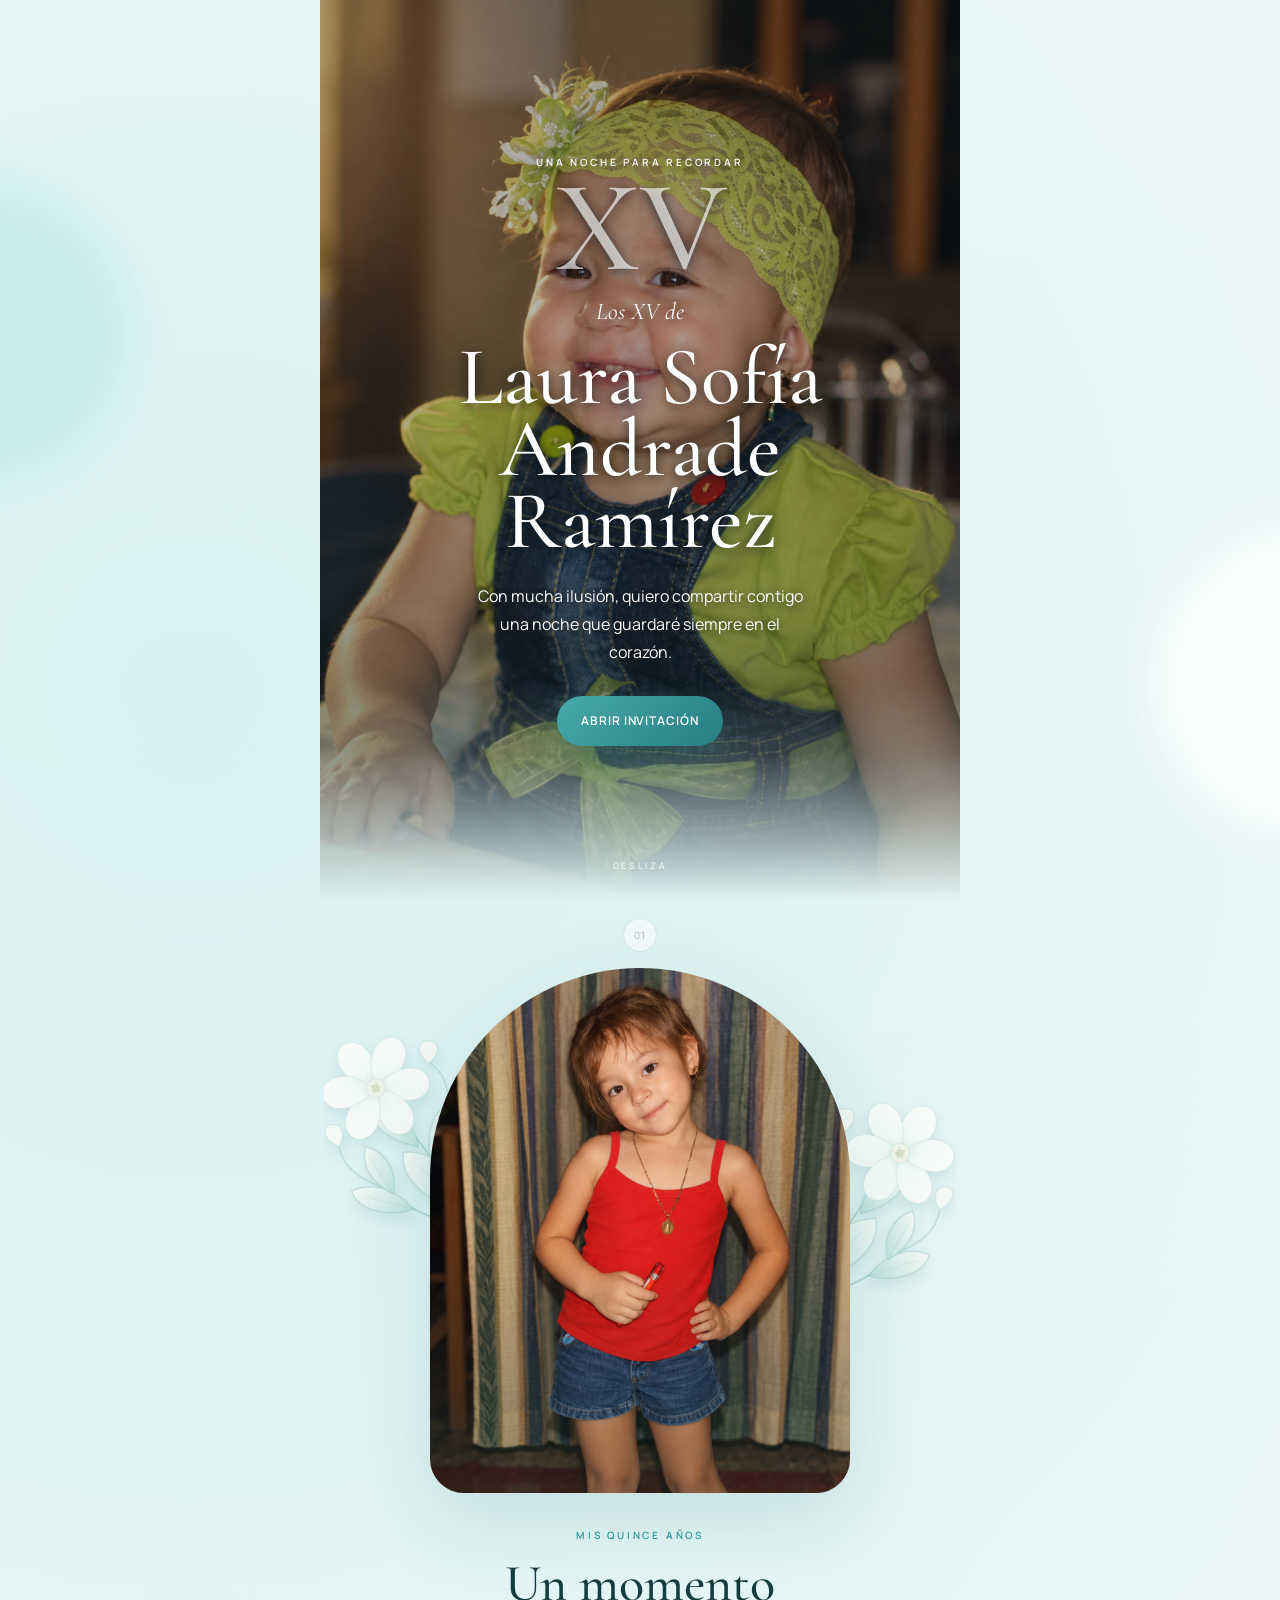
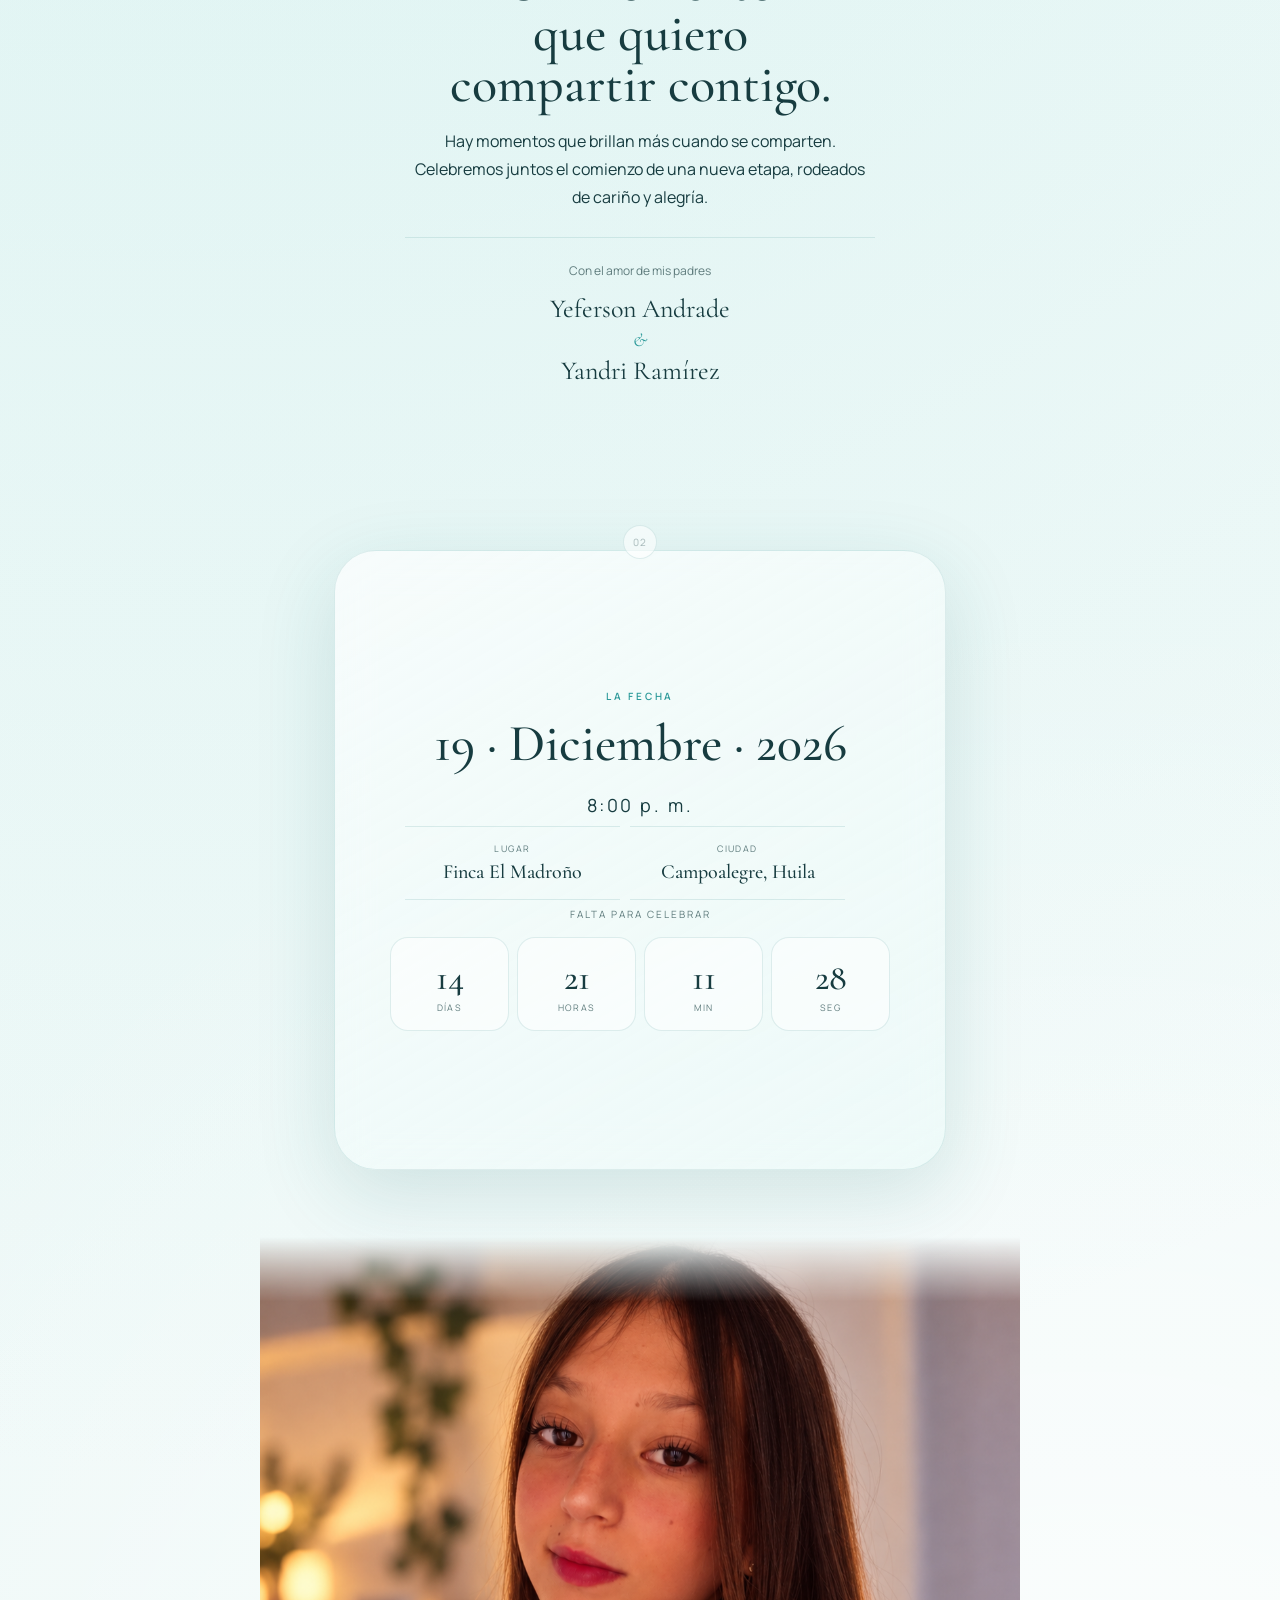
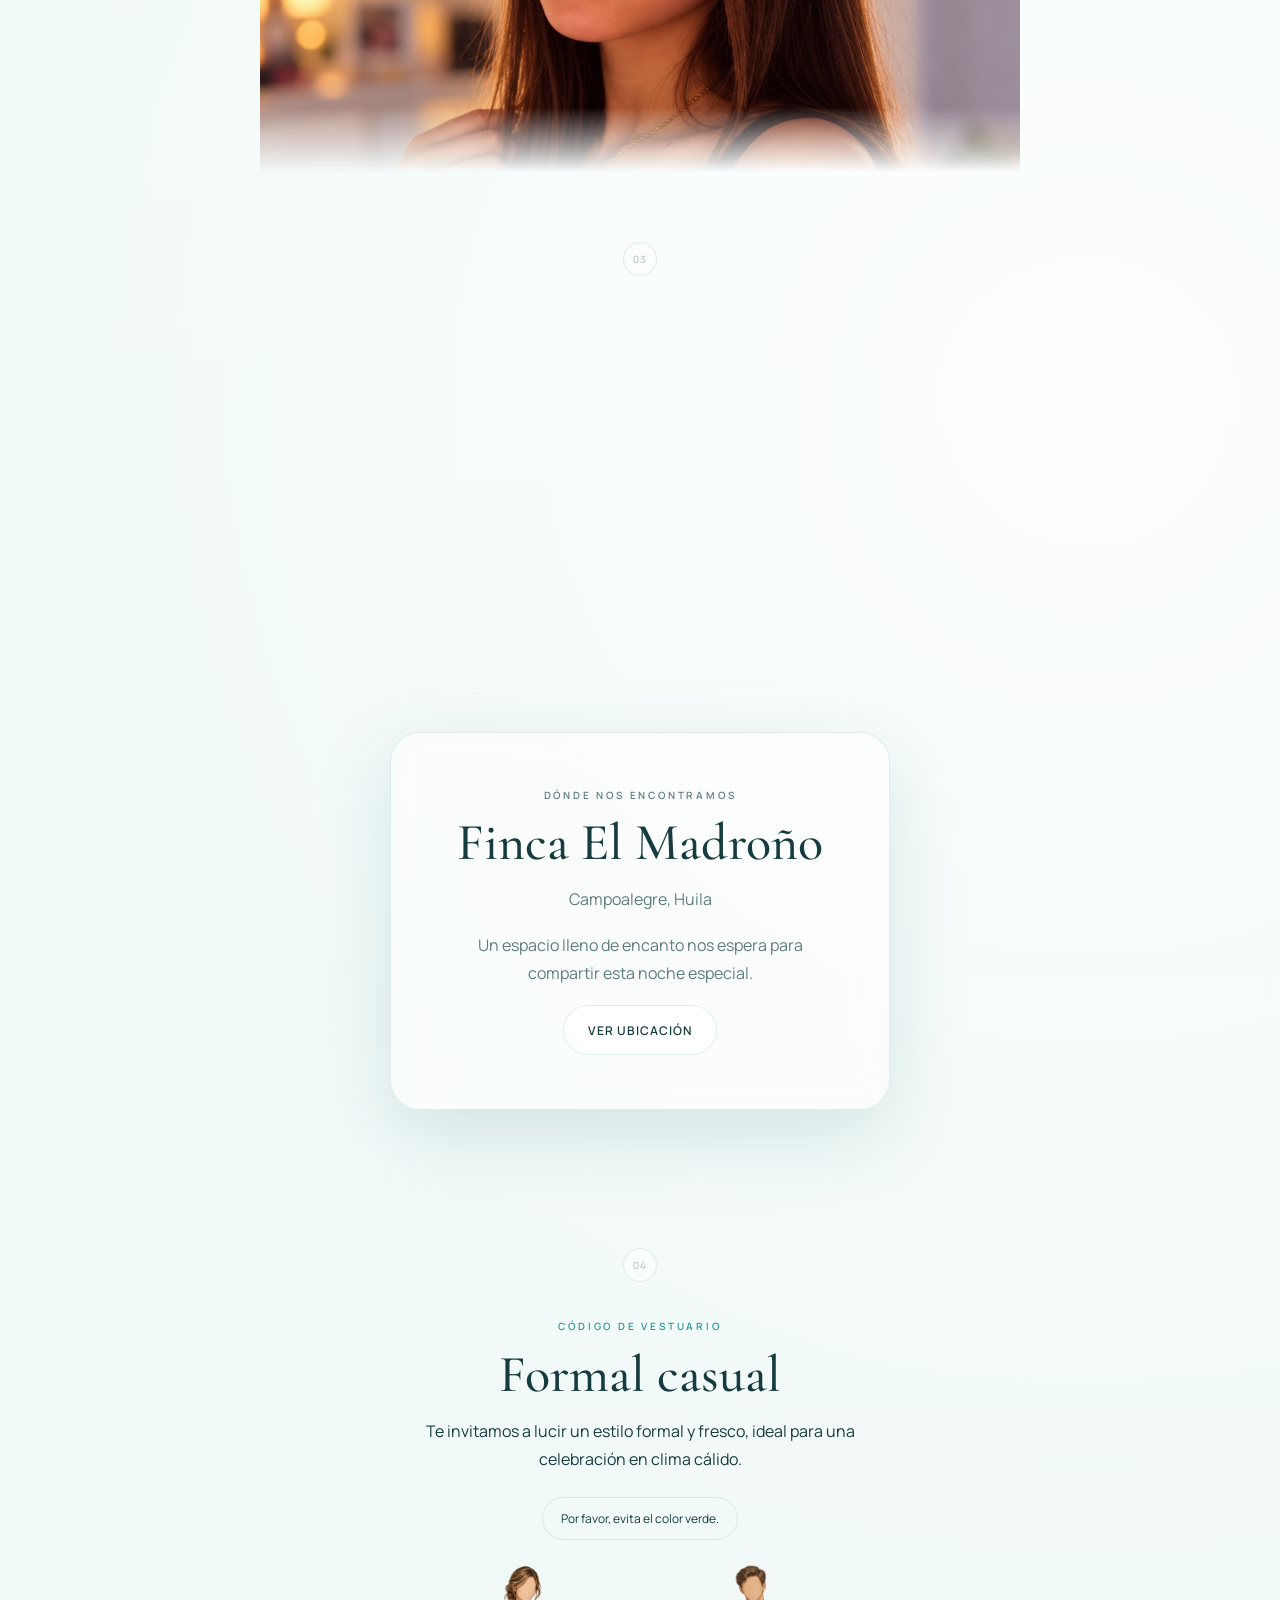
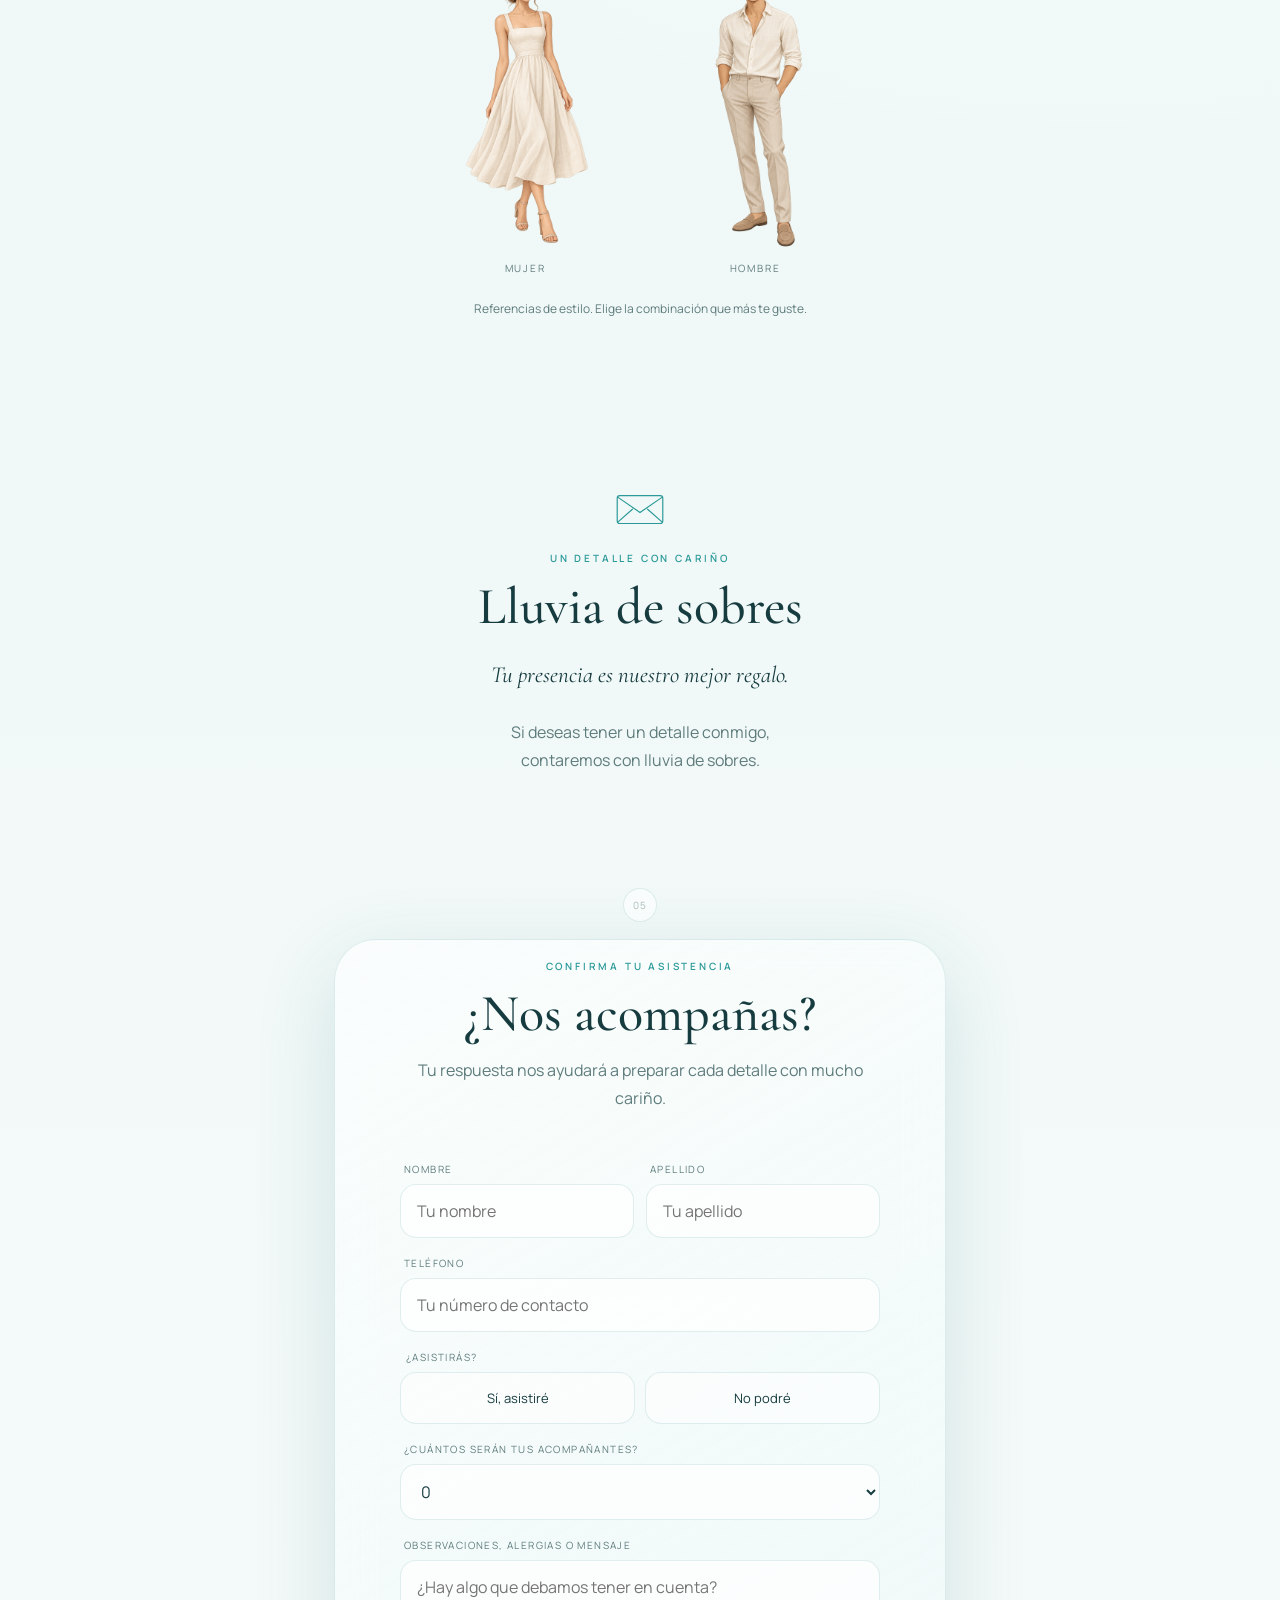
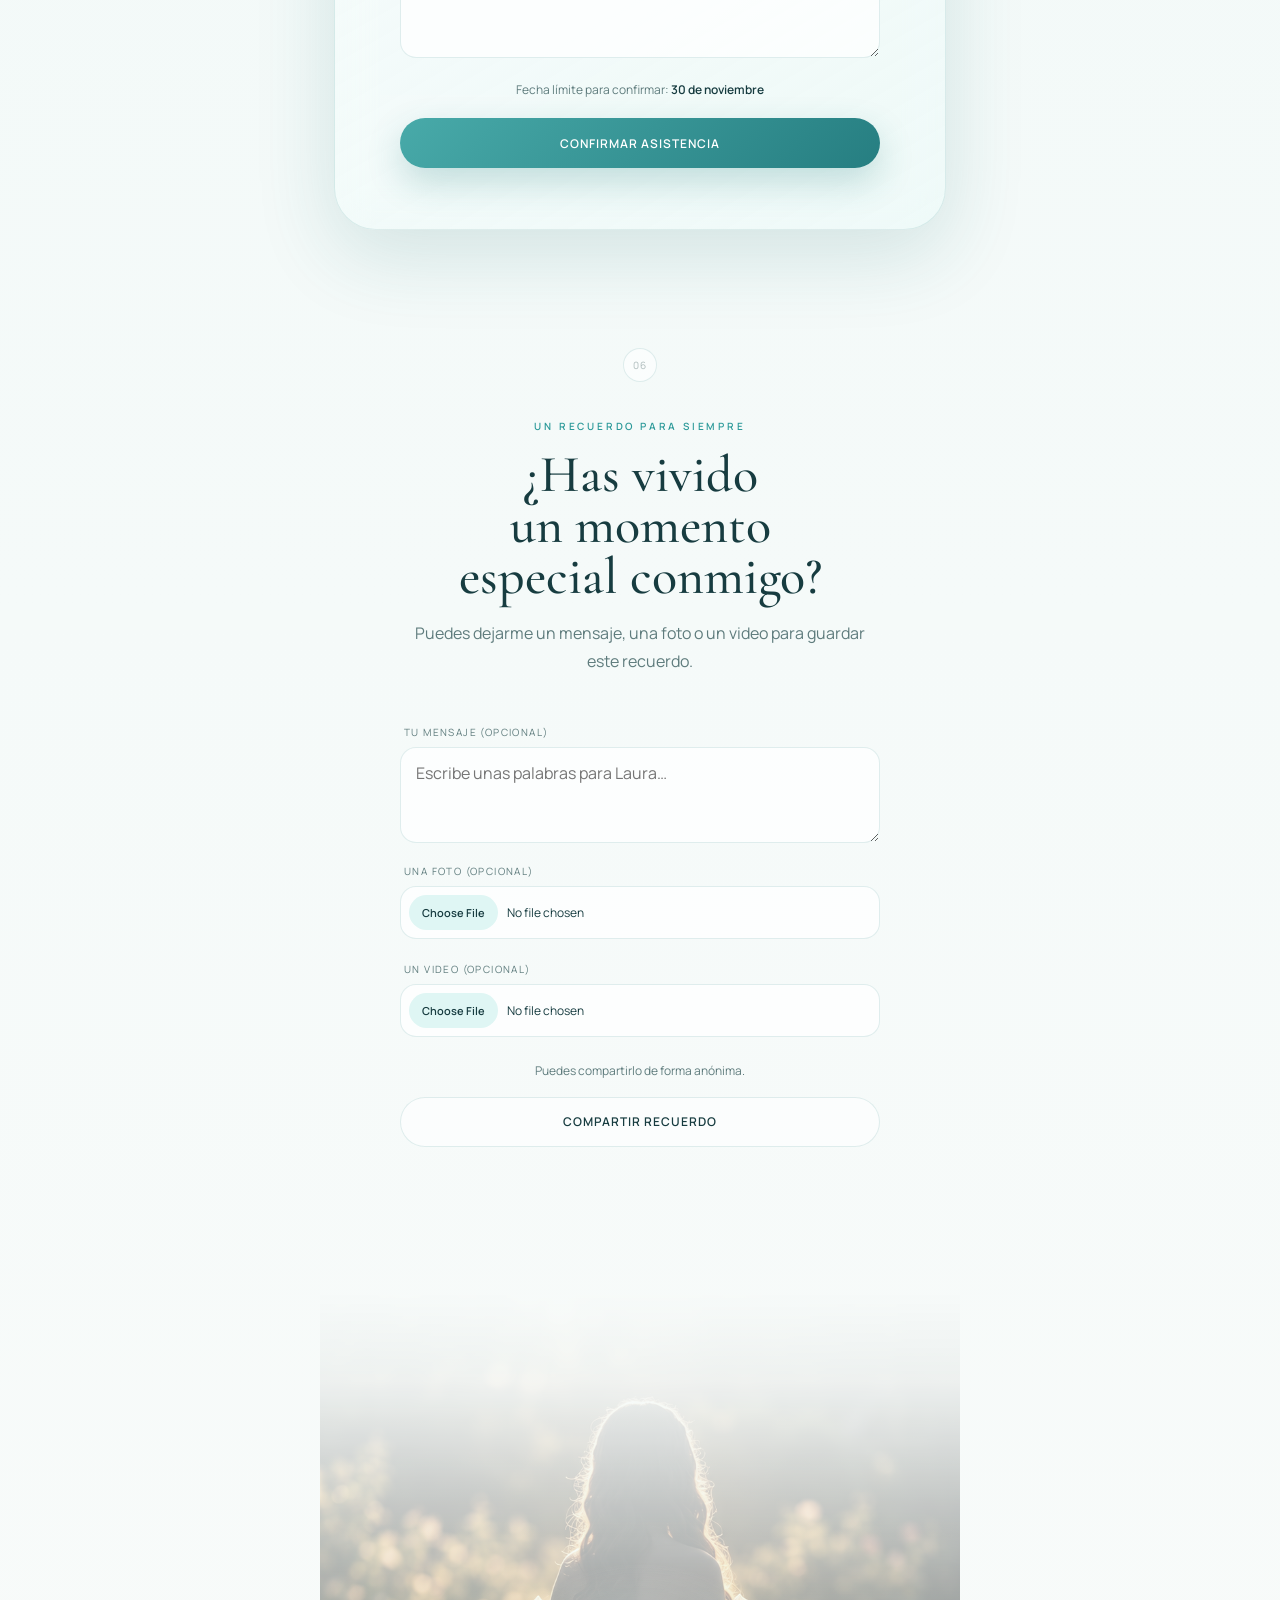
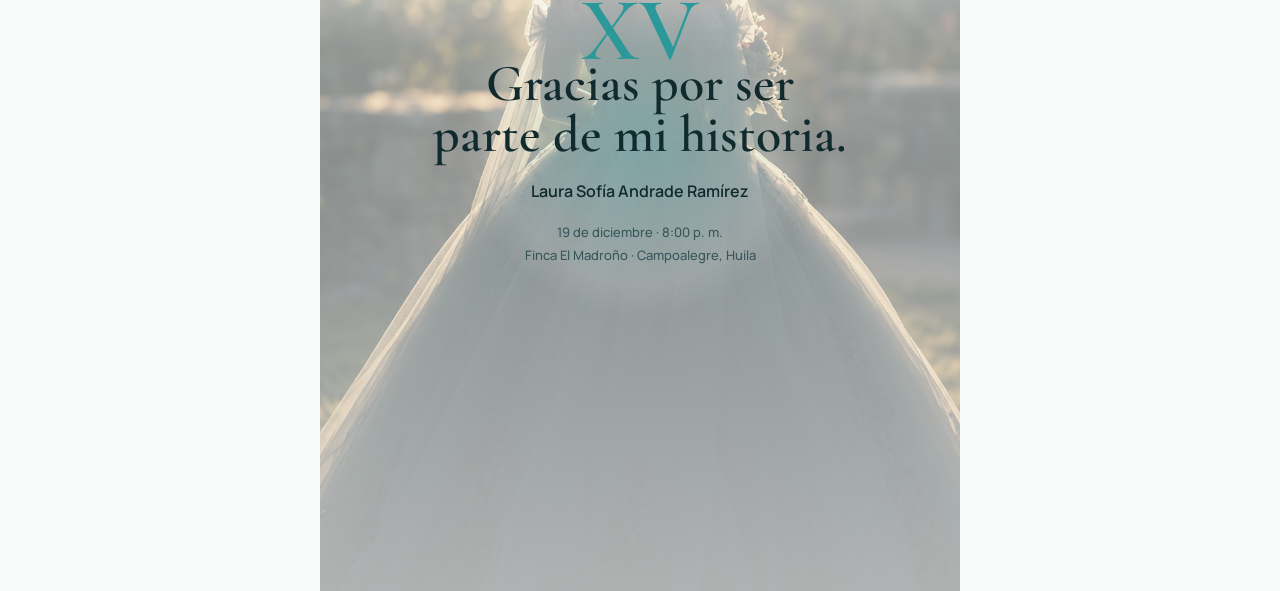
<file: index.html>
<!doctype html>
<html lang="es">
<head>
  <meta charset="UTF-8" />
  <meta name="viewport" content="width=device-width, initial-scale=1.0, viewport-fit=cover" />
  <meta name="theme-color" content="#effaf9" />
  <meta name="description" content="Laura Sofía Andrade Ramírez te invita a celebrar una noche inolvidable." />
  <title>Mis XV · Laura Sofía</title>
  <link rel="preconnect" href="https://fonts.googleapis.com">
  <link rel="preconnect" href="https://fonts.gstatic.com" crossorigin>
  <link href="https://fonts.googleapis.com/css2?family=Cormorant+Garamond:ital,wght@0,400;0,500;0,600;1,400&family=Manrope:wght@300;400;500;600&display=swap" rel="stylesheet">
  <link rel="stylesheet" href="styles.css" />
</head>
<body>
  <div class="ambient ambient-a" aria-hidden="true"></div>
  <div class="ambient ambient-b" aria-hidden="true"></div>

  <main>
    <section class="cover section section--full" id="inicio">
      <picture class="cover__photo">
        <img src="5.png" width="1122" height="1402" alt="Laura Sofía con su vestido de quinceañera" loading="eager" fetchpriority="high" decoding="async" />
      </picture>
      <div class="cover__content reveal">
        <p class="eyebrow">Una noche para recordar</p>
        <p class="roman">XV</p>
        <p class="cover__title">Los XV de</p>
        <h1 id="celebrant-name">Laura Sofía Andrade Ramírez</h1>
        <p class="cover__subtitle" id="personal-greeting">Con mucha ilusión, quiero compartir contigo una noche que guardaré siempre en el corazón.</p>
        <button class="button button--primary" id="open-invite" type="button">Abrir invitación</button>
      </div>
      <span class="scroll-cue" aria-hidden="true">Desliza</span>
    </section>

    <section class="portrait section" id="celebracion">
      <div class="section-number">01</div>
      <div class="portrait__scene reveal">
        <div class="portrait__botanicals" aria-hidden="true">
          <img class="portrait__botanical portrait__botanical--left" src="assets/portrait-botanical.svg" width="240" height="420" alt="" decoding="async" />
          <img class="portrait__botanical portrait__botanical--right" src="assets/portrait-botanical.svg" width="240" height="420" alt="" decoding="async" />
        </div>
        <div class="portrait__frame">
          <picture>
            <img src="3.png" width="1122" height="1402" alt="Retrato editorial de Laura Sofía con su vestido aqua" loading="lazy" decoding="async" />
          </picture>
          <div class="portrait__veil"></div>
        </div>
      </div>
      <div class="copy copy--center reveal">
        <p class="eyebrow">Mis quince años</p>
        <h2>Un momento que quiero compartir contigo.</h2>
        <p>Hay momentos que brillan más cuando se comparten. Celebremos juntos el comienzo de una nueva etapa, rodeados de cariño y alegría.</p>
        <div class="parents" aria-label="Mis padres">
          <p class="parents__intro">Con el amor de mis padres</p>
          <p class="parents__names"><span>Yeferson Andrade</span><span class="parents__and">&amp;</span><span>Yandri Ramírez</span></p>
        </div>
      </div>
    </section>

    <section class="date section section--glass" id="fecha">
      <div class="section-number">02</div>
      <div class="copy copy--center reveal">
        <p class="eyebrow">La fecha</p>
        <h2 id="date-title">19 · Diciembre · 2026</h2>
        <p class="big-time" id="event-time">8:00 p. m.</p>
        <div class="event-facts reveal" aria-label="Detalles del evento">
          <div><span>Lugar</span><strong id="event-venue">Finca El Madroño</strong></div>
          <div><span>Ciudad</span><strong id="event-city">Campoalegre, Huila</strong></div>
        </div>
        <p class="countdown-label">Falta para celebrar</p>
      </div>
      <div class="countdown reveal" aria-label="Cuenta regresiva">
        <div><strong id="cd-days">00</strong><span>Días</span></div>
        <div><strong id="cd-hours">00</strong><span>Horas</span></div>
        <div><strong id="cd-minutes">00</strong><span>Min</span></div>
        <div><strong id="cd-seconds">00</strong><span>Seg</span></div>
      </div>
    </section>

    <figure class="image-interlude reveal">
      <picture>
        <img src="1.png" width="1122" height="1402" alt="Detalle del vestido aqua, sus bordados y el movimiento de la tela" loading="lazy" decoding="async" />
      </picture>
    </figure>

    <section class="place section" id="lugar">
      <div class="section-number">03</div>
      <figure class="place__photo reveal">
        <picture>
          <img src="2.png" width="1122" height="1402" alt="Laura Sofía en el paisaje de Finca El Madroño" loading="lazy" decoding="async" />
        </picture>
      </figure>
      <div class="glass-card reveal">
        <p class="eyebrow">Dónde nos encontramos</p>
        <h2 id="venue-name">Finca El Madroño</h2>
        <p id="venue-address">Campoalegre, Huila</p>
        <p class="place__note">Un espacio lleno de encanto nos espera para compartir esta noche especial.</p>
        <a class="button button--ghost" id="maps-link" href="https://www.google.com/maps/place/2%C2%B041'59.9%22N+75%C2%B019'09.9%22W/@2.6999333,-75.3193641,21z/data=!4m4!3m3!8m2!3d2.69996!4d-75.3194046?hl=es&amp;entry=ttu&amp;g_ep=EgoyMDI2MDkzMC4wIKXMDSoASAFQAw%3D%3D" target="_blank" rel="noopener noreferrer">Ver ubicación</a>
      </div>
    </section>

    <section class="dress section" id="dress-code">
      <div class="section-number">04</div>
      <div class="copy copy--center reveal">
        <p class="eyebrow">Código de vestuario</p>
        <h2>Formal casual</h2>
        <p>Te invitamos a lucir un estilo formal y fresco, ideal para una celebración en clima cálido.</p>
        <p class="dress__note">Por favor, evita el color verde.</p>
      </div>
      <div class="dress__references reveal" role="group" aria-label="Referencias de vestuario">
        <figure class="dress__reference">
          <img src="assets/dress-woman.png" width="1024" height="1536" alt="Ilustración de referencia para mujer: vestido midi marfil y sandalias en tonos neutros" loading="lazy" decoding="async" />
          <figcaption>Mujer</figcaption>
        </figure>
        <figure class="dress__reference">
          <img src="assets/dress-man.png" width="1024" height="1536" alt="Ilustración de referencia para hombre: camisa clara de cuello abierto y pantalón en tono arena" loading="lazy" decoding="async" />
          <figcaption>Hombre</figcaption>
        </figure>
      </div>
      <p class="dress__reference-note reveal">Referencias de estilo. Elige la combinación que más te guste.</p>
    </section>

    <section class="gifts section" id="regalos" aria-labelledby="gifts-title">
      <svg class="gifts__icon reveal" viewBox="0 0 64 48" fill="none" stroke="currentColor" stroke-width="1.4" stroke-linecap="round" stroke-linejoin="round" aria-hidden="true">
        <rect x="5" y="10" width="54" height="33" rx="3" />
        <path d="m6 12 26 18 26-18M6 41l17-15m35 15L41 26" />
      </svg>
      <div class="copy copy--center reveal">
        <p class="eyebrow">Un detalle con cariño</p>
        <h2 id="gifts-title">Lluvia de sobres</h2>
        <p class="gifts__presence">Tu presencia es nuestro mejor regalo.</p>
        <p>Si deseas tener un detalle conmigo,<br>contaremos con lluvia de sobres.</p>
      </div>
    </section>

    <section class="rsvp section section--glass" id="rsvp">
      <div class="section-number">05</div>
      <div class="copy copy--center reveal">
        <p class="eyebrow">Confirma tu asistencia</p>
        <h2>¿Nos acompañas?</h2>
        <p>Tu respuesta nos ayudará a preparar cada detalle con mucho cariño.</p>
      </div>

      <form class="rsvp-form reveal" id="rsvp-form">
        <div class="invitation-details" id="invitation-details" hidden>
          <p class="eyebrow">Invitación para</p>
          <p class="invitation-guest" id="invitation-guest"></p>
          <p id="invitation-quota"></p>
          <p id="invitation-response" hidden>Ya existe una respuesta registrada para esta invitación. Puedes actualizarla con este formulario.</p>
        </div>
        <p class="form-status" id="invitation-status" role="status" aria-live="polite" hidden></p>
        <button class="button button--ghost" id="invitation-retry" type="button" hidden>Intentar nuevamente</button>
        <div class="form-row">
          <label><span>Nombre</span><input id="guest-name" name="nombre" autocomplete="given-name" required placeholder="Tu nombre" /></label>
          <label><span>Apellido</span><input id="guest-surname" name="apellido" autocomplete="family-name" required placeholder="Tu apellido" /></label>
        </div>
        <label><span>Teléfono</span><input name="telefono" type="tel" autocomplete="tel" inputmode="tel" required placeholder="Tu número de contacto" /></label>

        <fieldset>
          <legend>¿Asistirás?</legend>
          <div class="choice-row">
            <label class="choice"><input type="radio" name="asiste" value="si" required><span>Sí, asistiré</span></label>
            <label class="choice"><input type="radio" name="asiste" value="no" required><span>No podré</span></label>
          </div>
        </fieldset>

        <label id="companions-field">
          <span>¿Cuántos serán tus acompañantes?</span>
          <select id="companions" name="acompanantes">
            <option value="0">0</option>
            <option value="1">1</option>
            <option value="2">2</option>
            <option value="3">3</option>
            <option value="4">4</option>
            <option value="5">5</option>
            <option value="6">6</option>
            <option value="7">7</option>
          </select>
        </label>

        <label>
          <span>Observaciones, alergias o mensaje</span>
          <textarea name="observaciones" rows="3" placeholder="¿Hay algo que debamos tener en cuenta?"></textarea>
        </label>

        <p class="rsvp-deadline">Fecha límite para confirmar: <strong>30 de noviembre</strong></p>
        <button class="button button--primary button--wide" type="submit">Confirmar asistencia</button>
        <p class="form-status" id="form-status" role="status" aria-live="polite"></p>
      </form>
    </section>

    <section class="memories section" id="recuerdos" data-memory-experience="ready">
      <div class="section-number">06</div>
      <div class="copy copy--center reveal">
        <p class="eyebrow">Un recuerdo para siempre</p>
        <h2>¿Has vivido un momento especial conmigo?</h2>
        <p>Puedes dejarme un mensaje, una foto o un video para guardar este recuerdo.</p>
      </div>
      <form class="memory-form reveal" id="memory-form">
        <label><span>Tu mensaje (opcional)</span><textarea name="recuerdo_mensaje" rows="3" maxlength="3000" placeholder="Escribe unas palabras para Laura…"></textarea></label>
        <label class="file-field"><span>Una foto (opcional)</span><input name="recuerdo_foto" type="file" accept="image/jpeg,image/png,image/webp,image/heic,image/heif,.jpg,.jpeg,.png,.webp,.heic,.heif" /><small class="memory-file-name" id="photo-file-name" hidden></small><button class="memory-file-remove" id="remove-photo" type="button" hidden>Quitar foto</button></label>
        <label class="file-field"><span>Un video (opcional)</span><input name="recuerdo_video" type="file" accept="video/mp4,video/webm,video/quicktime,.mp4,.webm,.mov" /><small class="memory-file-name" id="video-file-name" hidden></small><button class="memory-file-remove" id="remove-video" type="button" hidden>Quitar video</button></label>
        <p class="memory-note">Puedes compartirlo de forma anónima.</p>
        <button class="button button--ghost button--wide" type="submit">Compartir recuerdo</button>
        <p class="form-status" id="memory-status" role="status" aria-live="polite"></p>
      </form>
    </section>

    <section class="finale section section--full">
      <picture class="finale__photo" aria-hidden="true">
        <img src="4.png" width="941" height="1672" alt="" loading="lazy" decoding="async" />
      </picture>
      <div class="finale__orb reveal" aria-hidden="true"></div>
      <div class="copy copy--center reveal">
        <p class="roman roman--small">XV</p>
        <h2>Gracias por ser parte de mi historia.</h2>
        <p id="final-name">Laura Sofía Andrade Ramírez</p>
        <p class="finale__date">19 de diciembre · 8:00 p. m.<br>Finca El Madroño · Campoalegre, Huila</p>
      </div>
    </section>
  </main>

  <script src="config.js"></script>
  <script src="app.js"></script>
</body>
</html>
</file>
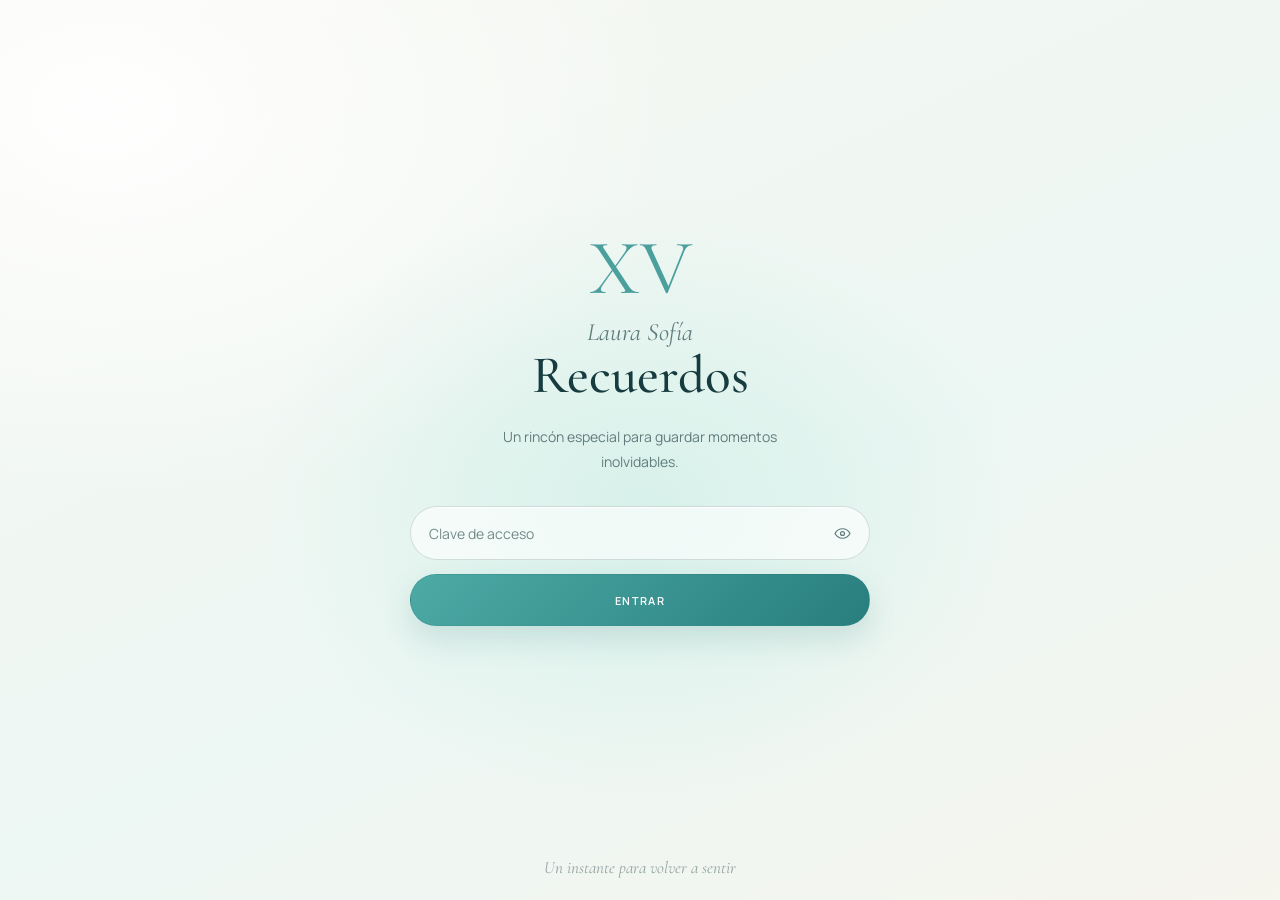
<file: recuerdos.html>
<!doctype html>
<html lang="es">
<head>
  <meta charset="UTF-8" />
  <meta name="viewport" content="width=device-width, initial-scale=1.0, viewport-fit=cover" />
  <meta name="theme-color" content="#f4f7f3" />
  <meta name="robots" content="noindex,nofollow,noarchive" />
  <meta name="description" content="Un rincón privado para los recuerdos de Laura Sofía." />
  <title>Recuerdos · Laura Sofía</title>
  <link rel="preconnect" href="https://fonts.googleapis.com" />
  <link rel="preconnect" href="https://fonts.gstatic.com" crossorigin />
  <link href="https://fonts.googleapis.com/css2?family=Cormorant+Garamond:ital,wght@0,400;0,500;0,600;1,400&family=Manrope:wght@300;400;500;600&display=swap" rel="stylesheet" />
  <link rel="stylesheet" href="recuerdos.css" />
  <script src="config.js" defer></script>
  <script src="recuerdos.js" defer></script>
</head>
<body>
  <main class="memory-app" id="memory-app">
    <section class="screen access-screen" id="access-screen" aria-labelledby="access-title">
      <div class="access-content">
        <p class="monogram">XV</p>
        <p class="access-name">Laura Sofía</p>
        <h1 id="access-title">Recuerdos</h1>
        <p class="access-quote">Un rincón especial para guardar momentos inolvidables.</p>
        <form class="access-form" id="access-form">
          <label class="visually-hidden" for="access-token">Clave de acceso</label>
          <div class="access-input-wrap">
            <input id="access-token" name="token" type="password" placeholder="Clave de acceso" autocomplete="off" required />
            <button class="icon-button token-toggle" id="token-toggle" type="button" aria-label="Mostrar clave" aria-pressed="false" title="Mostrar clave">
              <svg viewBox="0 0 24 24" aria-hidden="true"><path d="M2.5 12s3.4-6 9.5-6 9.5 6 9.5 6-3.4 6-9.5 6-9.5-6-9.5-6Z"/><circle cx="12" cy="12" r="2.5"/></svg>
            </button>
          </div>
          <button class="primary-button" id="access-submit" type="submit">Entrar</button>
          <p class="inline-status" id="access-status" role="status" aria-live="polite"></p>
        </form>
      </div>
      <p class="screen-signature" aria-hidden="true">Un instante para volver a sentir</p>
    </section>

    <section class="screen intro-screen" id="intro-screen" aria-labelledby="intro-title" hidden>
      <div class="intro-copy">
        <p class="monogram">XV</p>
        <p class="access-name">Laura Sofía</p>
        <p class="eyebrow">Un regalo hecho de instantes</p>
        <h1 id="intro-title">Hay momentos que merecen quedarse para siempre.</h1>
        <p class="intro-description">Mensajes, fotografías y pequeños instantes guardados con cariño para ti.</p>
        <button class="primary-button intro-start" id="start-experience" type="button">
          <span class="play-glyph" aria-hidden="true">&#9654;</span>
          Reproducir recuerdos
        </button>
      </div>
      <button class="text-button intro-logout" id="logout-intro" type="button">Cerrar recuerdos</button>
      <p class="intro-index" id="intro-count" aria-live="polite"></p>
    </section>

    <section class="screen empty-screen" id="empty-screen" aria-labelledby="empty-title" hidden>
      <div class="empty-content">
        <p class="monogram">XV</p>
        <h1 id="empty-title">Aún no hay recuerdos para mostrar.</h1>
        <p>Muy pronto este espacio se llenará de momentos especiales.</p>
        <button class="text-button" id="empty-back" type="button">Volver</button>
      </div>
    </section>

    <section class="screen error-screen" id="error-screen" aria-labelledby="error-title" hidden>
      <div class="error-content">
        <p class="monogram">XV</p>
        <h1 id="error-title">No pudimos cargar los recuerdos en este momento.</h1>
        <div class="error-actions">
          <button class="primary-button" id="retry-access" type="button">Intentar de nuevo</button>
          <button class="text-button" id="error-logout" type="button">Cerrar recuerdos</button>
        </div>
      </div>
    </section>

    <section class="screen viewer-screen" id="viewer-screen" aria-label="Presentación de recuerdos" hidden>
      <div class="viewer-stage" id="viewer-stage" aria-live="off">
        <div class="scene-content" id="scene-content"></div>
      </div>
      <div class="viewer-topbar">
        <p class="viewer-brand"><span>XV</span><span>Laura Sofía</span></p>
        <p class="scene-count" id="scene-count" aria-live="polite">00 / 00</p>
        <button class="icon-button viewer-close" id="close-viewer" type="button" aria-label="Volver a la introducción" title="Volver a la introducción">
          <svg viewBox="0 0 24 24" aria-hidden="true"><path d="m6 6 12 12M18 6 6 18"/></svg>
        </button>
      </div>
      <div class="viewer-progress" aria-hidden="true"><span id="progress-fill"></span></div>
      <nav class="viewer-controls" id="viewer-controls" aria-label="Controles de recuerdos">
        <button class="icon-button" id="previous-memory" type="button" aria-label="Recuerdo anterior" title="Anterior"><span aria-hidden="true">&#8249;</span></button>
        <button class="icon-button" id="toggle-play" type="button" aria-label="Pausar presentación" title="Pausar"><span id="play-icon" aria-hidden="true">&#10074;&#10074;</span></button>
        <button class="icon-button" id="next-memory" type="button" aria-label="Siguiente recuerdo" title="Siguiente"><span aria-hidden="true">&#8250;</span></button>
        <span class="control-divider" aria-hidden="true"></span>
        <button class="icon-button" id="toggle-mute" type="button" aria-label="Silenciar música" aria-pressed="false" title="Silenciar música"><span id="mute-icon" aria-hidden="true">&#9835;</span></button>
        <button class="icon-button" id="toggle-fullscreen" type="button" aria-label="Activar pantalla completa" title="Pantalla completa">
          <svg viewBox="0 0 24 24" aria-hidden="true"><path d="M8 3H3v5M16 3h5v5M21 16v5h-5M3 16v5h5"/></svg>
        </button>
      </nav>
      <button class="text-button viewer-logout" id="logout-viewer" type="button">Cerrar recuerdos</button>
      <div class="sr-only" id="viewer-announcer" aria-live="polite"></div>
    </section>
  </main>
  <audio id="memory-music" loop preload="none"></audio>
</body>
</html>
</file>
<file: styles.css>
:root {
  --ink: #173c40;
  --muted: #5f7c7d;
  --aqua: #8edbd8;
  --aqua-soft: #dff6f4;
  --aqua-deep: #2b9999;
  --pearl: #fbfaf6;
  --glass: rgba(255, 255, 255, 0.56);
  --stroke: rgba(70, 147, 148, 0.16);
  --shadow: 0 24px 80px rgba(34, 109, 111, 0.16);
  --radius: 30px;
}

* { box-sizing: border-box; }
html { scroll-behavior: smooth; }
body {
  margin: 0;
  min-width: 320px;
  color: var(--ink);
  background:
    radial-gradient(circle at 15% 8%, rgba(142,219,216,.28), transparent 30%),
    radial-gradient(circle at 85% 42%, rgba(255,255,255,.9), transparent 28%),
    linear-gradient(180deg, #f8fcfb 0%, #edf8f7 45%, #f9fbfa 100%);
  font-family: "Manrope", system-ui, sans-serif;
  overflow-x: hidden;
}

body::before {
  content: "";
  position: fixed;
  inset: 0;
  pointer-events: none;
  opacity: .22;
  background-image: url("data:image/svg+xml,%3Csvg viewBox='0 0 160 160' xmlns='http://www.w3.org/2000/svg'%3E%3Cfilter id='n'%3E%3CfeTurbulence type='fractalNoise' baseFrequency='.8' numOctaves='2' stitchTiles='stitch'/%3E%3C/filter%3E%3Crect width='100%25' height='100%25' filter='url(%23n)' opacity='.11'/%3E%3C/svg%3E");
  z-index: 50;
  mix-blend-mode: soft-light;
}

main { position: relative; z-index: 2; }
.section {
  position: relative;
  width: min(100%, 640px);
  margin: 0 auto;
  min-height: 82vh;
  padding: 104px 24px;
  display: grid;
  place-items: center;
  align-content: center;
  gap: 34px;
}
.section--full { min-height: 100svh; }
.section--glass::before {
  content: "";
  position: absolute;
  inset: 8% 14px;
  border: 1px solid var(--stroke);
  border-radius: 42px;
  background: linear-gradient(150deg, rgba(255,255,255,.65), rgba(232,250,248,.44));
  backdrop-filter: blur(18px);
  box-shadow: var(--shadow);
  z-index: -1;
}

.section-number {
  position: absolute;
  top: 34px;
  left: 50%;
  width: 34px;
  height: 34px;
  display: grid;
  place-items: center;
  transform: translateX(-50%);
  border: 1px solid var(--stroke);
  border-radius: 50%;
  background: rgba(255,255,255,.58);
  font-size: 10px;
  letter-spacing: .12em;
  color: rgba(23,60,64,.35);
  pointer-events: none;
}
.eyebrow {
  margin: 0 0 14px;
  text-transform: uppercase;
  letter-spacing: .28em;
  font-size: 10px;
  font-weight: 600;
  color: var(--aqua-deep);
}
h1, h2, .roman {
  font-family: "Cormorant Garamond", Georgia, serif;
  font-weight: 500;
}
h1 {
  margin: 0;
  width: 100%;
  max-width: 560px;
  font-size: 56px;
  line-height: .88;
  letter-spacing: 0;
  overflow-wrap: break-word;
  text-wrap: balance;
}
h2 {
  margin: 0;
  width: 100%;
  font-size: 40px;
  line-height: .98;
  letter-spacing: 0;
  overflow-wrap: break-word;
  text-wrap: balance;
}
p { line-height: 1.75; }
.copy { width: 100%; max-width: 470px; min-width: 0; }
.copy--center { text-align: center; }
.copy--center p:last-child { color: var(--muted); }
.roman { margin: 0; font-size: 130px; line-height: .64; color: rgba(54,165,165,.22); }
.roman--small { font-size: 90px; }
.finale .roman--small { color: var(--aqua-deep); font-weight: 600; }

.cover { text-align: center; overflow: hidden; isolation: isolate; color: white; }
.cover__photo { position: absolute; inset: 0; z-index: -1; overflow: hidden; -webkit-mask-image: linear-gradient(to bottom, #000 0%, #000 76%, rgba(0,0,0,.82) 84%, rgba(0,0,0,.42) 92%, transparent 100%); mask-image: linear-gradient(to bottom, #000 0%, #000 76%, rgba(0,0,0,.82) 84%, rgba(0,0,0,.42) 92%, transparent 100%); }
.cover__photo img { display: block; width: 100%; height: 100%; object-fit: cover; object-position: 50% 42%; animation: hero-zoom 24s ease-out both; }
.cover__photo::after { content: ""; position: absolute; inset: 0; background: linear-gradient(180deg, rgba(12,34,33,.34), rgba(12,34,33,.3) 36%, rgba(12,34,33,.42) 68%, rgba(12,34,33,.62)); }
.cover__content { position: relative; z-index: 2; color: white; text-shadow: 0 2px 12px rgba(5,20,20,.72), 0 0 28px rgba(5,20,20,.3); }
.cover .eyebrow, .cover .cover__title, .cover .cover__subtitle, .cover .scroll-cue { color: rgba(255,255,255,.98); }
.cover .roman { color: rgba(255,255,255,.66); }
.cover::before { z-index: 1; opacity: .32; background: radial-gradient(circle at 40% 30%, rgba(255,255,255,.14), rgba(158,230,225,.08) 48%, transparent 70%); }
.cover__title { margin: 22px 0 8px; font-family: "Cormorant Garamond", Georgia, serif; font-size: 24px; font-style: italic; }
.cover__subtitle { max-width: 330px; margin: 24px auto 30px; }
.cover::before {
  content: "";
  position: absolute;
  width: 360px;
  height: 560px;
  border-radius: 50% 50% 46% 54% / 34% 40% 60% 66%;
  border: 1px solid rgba(64,150,151,.18);
  transform: rotate(16deg);
  background: transparent;
  filter: drop-shadow(0 30px 70px rgba(46,145,145,.13));
}
.scroll-cue {
  position: absolute;
  bottom: 28px;
  font-size: 9px;
  letter-spacing: .3em;
  text-transform: uppercase;
  color: rgba(23,60,64,.45);
  animation: float 2.4s ease-in-out infinite;
}

.button {
  appearance: none;
  border: 0;
  border-radius: 999px;
  min-height: 50px;
  padding: 0 24px;
  display: inline-flex;
  align-items: center;
  justify-content: center;
  gap: 10px;
  font: inherit;
  font-size: 12px;
  font-weight: 600;
  letter-spacing: .08em;
  text-transform: uppercase;
  text-decoration: none;
  cursor: pointer;
  transition: transform .25s ease, box-shadow .25s ease, background .25s ease;
}
.button:active { transform: scale(.98); }
.button--primary {
  color: white;
  background: linear-gradient(135deg, #48aaa9, #267e81);
  box-shadow: 0 14px 35px rgba(39,129,131,.24);
}
.button--ghost { color: var(--ink); border: 1px solid var(--stroke); background: rgba(255,255,255,.6); }
.button--wide { width: 100%; }

.portrait { min-height: 0; padding-top: 68px; }
.portrait .section-number { top: 18px; }
.portrait__scene { position: relative; width: min(100%, 420px); isolation: isolate; }
.portrait__botanicals { position: absolute; inset: -18px -24px -18px; overflow: hidden; pointer-events: none; z-index: 0; }
.portrait__botanical {
  position: absolute;
  width: clamp(168px, 46vw, 224px);
  height: auto;
  opacity: .82;
  filter: drop-shadow(0 7px 7px rgba(63, 124, 125, .17));
}
.portrait__botanical--left { left: 0; top: 18px; transform: rotate(-16deg); }
.portrait__botanical--right { right: 0; top: 36px; transform: scaleX(-1) rotate(-13deg); }
.portrait__frame {
  position: relative;
  z-index: 1;
  width: min(100%, 420px);
  aspect-ratio: 4 / 5;
  border-radius: 210px 210px 34px 34px;
  overflow: hidden;
  box-shadow: var(--shadow);
}
.portrait__frame picture { position: absolute; inset: 0; display: block; }
.portrait__frame img { width: 100%; height: 100%; object-fit: cover; object-position: 50% 58%; transform: scale(1.02); }
.portrait__veil { position: absolute; inset: 0; background: linear-gradient(180deg, transparent 56%, rgba(16,80,82,.22)); }
.parents { margin-top: 26px; padding-top: 22px; border-top: 1px solid var(--stroke); }
.parents__intro { margin: 0 0 12px; color: var(--muted); font-size: 12px; }
.copy--center p.parents__names { margin: 0; color: var(--ink); font-family: "Cormorant Garamond", Georgia, serif; font-size: 26px; line-height: 1.2; }
.parents__names span { display: block; }
.parents__names .parents__and { margin: 4px 0; color: var(--aqua-deep); font-size: 19px; font-style: italic; }

.image-interlude { position: relative; width: min(calc(100% - 48px), 640px); aspect-ratio: 1.42; margin: 8px auto 36px; overflow: hidden; -webkit-mask-image: linear-gradient(180deg, transparent, #000 12%, #000 88%, transparent); mask-image: linear-gradient(180deg, transparent, #000 12%, #000 88%, transparent); }
.image-interlude picture, .image-interlude img { display: block; width: 100%; height: 100%; }
.image-interlude img { object-fit: cover; object-position: 50% 2%; }

.big-time { margin: 20px 0 0; font-size: 18px; letter-spacing: .14em; }
.event-facts { width: min(100%, 440px); display: grid; grid-template-columns: 1fr 1fr; gap: 10px; margin-top: 4px; }
.event-facts div { padding: 15px 10px; border-top: 1px solid var(--stroke); border-bottom: 1px solid var(--stroke); text-align: center; }
.event-facts span, .event-facts strong { display: block; }
.event-facts span { margin-bottom: 5px; color: var(--muted); font-size: 9px; text-transform: uppercase; letter-spacing: .16em; }
.event-facts strong { font-family: "Cormorant Garamond", Georgia, serif; font-size: 20px; font-weight: 500; }
.countdown-label { margin: 6px 0 -20px; color: var(--muted); font-size: 10px; text-transform: uppercase; letter-spacing: .2em; }
.countdown {
  width: 100%;
  display: grid;
  grid-template-columns: repeat(4, 1fr);
  gap: 8px;
  max-width: 500px;
}
.countdown div {
  padding: 18px 4px 16px;
  text-align: center;
  border-radius: 18px;
  background: rgba(255,255,255,.56);
  border: 1px solid var(--stroke);
}
.countdown strong { display: block; font-family: "Cormorant Garamond", serif; font-size: 36px; font-weight: 500; }
.countdown span { display: block; margin-top: 2px; font-size: 9px; text-transform: uppercase; letter-spacing: .14em; color: var(--muted); }

.glass-card {
  width: 100%;
  max-width: 500px;
  text-align: center;
  padding: 54px 28px;
  border-radius: var(--radius);
  background: var(--glass);
  border: 1px solid var(--stroke);
  backdrop-filter: blur(16px);
  box-shadow: var(--shadow);
}
.glass-card p { color: var(--muted); }
.place { width: min(100%, 920px); }
.place__photo { width: 100%; aspect-ratio: 2.36; overflow: hidden; border-radius: 18px; }
.place__photo picture, .place__photo img { display: block; width: 100%; height: 100%; }
.place__photo img { object-fit: cover; object-position: center; }
.place__note { max-width: 330px; margin: 18px auto 0; }
.glass-card .button { margin-top: 18px; }
.button[aria-disabled="true"] { cursor: default; opacity: .78; }
.button[aria-disabled="true"] { pointer-events: none; }

.dress { min-height: 0; gap: 24px; }
.copy--center p.dress__note { display: inline-block; margin: 8px 0 0; padding: 10px 18px; border: 1px solid var(--stroke); border-radius: 999px; color: var(--ink); font-size: 12px; }
.dress__references { width: min(100%, 440px); display: grid; grid-template-columns: repeat(2, minmax(0, 1fr)); gap: 20px; }
.dress__reference { min-width: 0; margin: 0; text-align: center; }
.dress__reference img { display: block; width: 100%; height: clamp(220px, 60vw, 285px); object-fit: contain; }
.dress__reference figcaption { margin-top: 12px; color: var(--muted); font-size: 10px; letter-spacing: .18em; text-transform: uppercase; }
.dress__reference-note { max-width: 340px; margin: 0; color: var(--muted); font-size: 12px; line-height: 1.7; text-align: center; }
.gifts { min-height: 0; padding-top: 64px; padding-bottom: 64px; gap: 22px; }
.gifts__icon { width: 54px; height: 41px; color: var(--aqua-deep); }
.gifts .gifts__presence { margin-top: 22px; font-family: "Cormorant Garamond", Georgia, serif; font-size: 23px; font-style: italic; }

.rsvp-form { width: min(100%, 480px); display: grid; gap: 18px; }
.invitation-details { text-align: center; overflow-wrap: anywhere; }
.invitation-details p { margin: 8px 0; color: var(--muted); font-size: 13px; }
.invitation-details .eyebrow { color: var(--aqua-deep); font-size: 10px; }
.invitation-details .invitation-guest { color: var(--ink); font-family: "Cormorant Garamond", Georgia, serif; font-size: 30px; }
#invitation-retry[hidden] { display: none; }
.form-row { display: grid; grid-template-columns: 1fr 1fr; gap: 12px; }
.form-row label { min-width: 0; }
.rsvp-form label > span, .rsvp-form legend { display: block; margin: 0 0 8px 4px; font-size: 10px; text-transform: uppercase; letter-spacing: .14em; color: var(--muted); }
.rsvp-form input, .rsvp-form select, .rsvp-form textarea {
  width: 100%;
  border: 1px solid var(--stroke);
  border-radius: 16px;
  background: rgba(255,255,255,.72);
  color: var(--ink);
  padding: 15px 16px;
  font: inherit;
  outline: none;
  box-shadow: 0 1px 0 rgba(255,255,255,.8) inset;
}
.rsvp-form input:focus, .rsvp-form select:focus, .rsvp-form textarea:focus { border-color: rgba(49,153,153,.5); box-shadow: 0 0 0 4px rgba(80,190,188,.09); }
.rsvp-form fieldset { border: 0; padding: 0; margin: 0; }
.choice-row { display: grid; grid-template-columns: 1fr 1fr; gap: 10px; }
.choice { position: relative; }
.choice input { position: absolute; opacity: 0; pointer-events: none; }
.choice span { margin: 0 !important; display: grid !important; place-items: center; min-height: 52px; border: 1px solid var(--stroke); border-radius: 16px; background: rgba(255,255,255,.6); color: var(--ink) !important; text-transform: none !important; letter-spacing: 0 !important; font-size: 13px !important; transition: .2s ease; }
.choice input:checked + span { background: rgba(100,198,196,.18); border-color: rgba(43,153,153,.38); box-shadow: 0 0 0 3px rgba(43,153,153,.07); }
.choice input:focus-visible + span { outline: 2px solid var(--aqua-deep); outline-offset: 3px; }
.form-status { min-height: 24px; margin: 0; text-align: center; font-size: 13px; color: var(--aqua-deep); }
.rsvp-deadline { margin: -2px 0 0; color: var(--muted); text-align: center; font-size: 12px; }
.rsvp-deadline strong { color: var(--ink); font-weight: 600; }

.memory-form { width: min(100%, 480px); min-width: 0; display: grid; gap: 16px; }
.memory-form label > span { display: block; margin: 0 0 8px 4px; color: var(--muted); font-size: 10px; text-transform: uppercase; letter-spacing: .14em; }
.memory-form textarea, .memory-form input[type="file"] { width: 100%; border: 1px solid var(--stroke); border-radius: 16px; background: rgba(255,255,255,.72); color: var(--ink); padding: 14px 15px; font: inherit; }
.memory-form textarea:focus, .memory-form input[type="file"]:focus { outline: none; border-color: rgba(49,153,153,.5); box-shadow: 0 0 0 4px rgba(80,190,188,.09); }
.memory-form input[type="file"] { min-width: 0; padding: 8px; font-size: 12px; }
.memory-form input[type="file"]::file-selector-button,
.memory-form input[type="file"]::-webkit-file-upload-button {
  margin-right: 9px;
  padding: 10px 13px;
  border: 0;
  border-radius: 999px;
  color: var(--ink);
  background: var(--aqua-soft);
  font: inherit;
  font-size: 11px;
  font-weight: 600;
  cursor: pointer;
  transition: background .2s ease;
}
.memory-form input[type="file"]::file-selector-button:hover,
.memory-form input[type="file"]::-webkit-file-upload-button:hover { background: #c9eeeb; }
.memory-file-name { display: block; margin: 7px 4px 0; overflow-wrap: anywhere; color: var(--muted); font-size: 11px; }
.memory-file-remove { margin: 6px 4px 0; padding: 0; border: 0; background: transparent; color: var(--aqua-deep); font: inherit; font-size: 11px; text-decoration: underline; cursor: pointer; }
.memory-note { margin: 0; color: var(--muted); font-size: 12px; text-align: center; }

.finale { text-align: center; overflow: hidden; isolation: isolate; }
.finale h2, .finale #final-name { color: #102a2d; font-weight: 600; }
.finale__photo { position: absolute; inset: 0; z-index: -1; overflow: hidden; -webkit-mask-image: linear-gradient(to bottom, transparent 0%, rgba(0,0,0,.12) 10%, rgba(0,0,0,.58) 24%, #000 40%); mask-image: linear-gradient(to bottom, transparent 0%, rgba(0,0,0,.12) 10%, rgba(0,0,0,.58) 24%, #000 40%); }
.finale__photo img { display: block; width: 100%; height: 100%; object-fit: cover; object-position: center 46%; filter: saturate(.82); }
.finale__photo::after { content: ""; position: absolute; inset: 0; background: linear-gradient(180deg, rgba(248,252,251,.68), rgba(237,248,247,.56) 52%, rgba(249,251,250,.7)); }
.finale__orb { position: absolute; width: 360px; height: 360px; border-radius: 50%; background: radial-gradient(circle, rgba(113,211,208,.32), rgba(255,255,255,.12) 56%, transparent 70%); filter: blur(2px); }
.finale .copy--center p:last-child { color: #38575a; font-size: 13px; font-weight: 500; }

.ambient { position: fixed; pointer-events: none; z-index: 0; filter: blur(20px); border-radius: 50%; }
.ambient-a { width: 300px; height: 300px; left: -170px; top: 20%; background: rgba(93,204,202,.18); }
.ambient-b { width: 320px; height: 320px; right: -190px; top: 58%; background: rgba(255,255,255,.78); }

.reveal { opacity: 0; transform: translateY(20px) scale(.995); filter: blur(7px); transition: opacity .85s ease, transform .85s cubic-bezier(.2,.7,.2,1), filter .85s ease; }
.reveal.is-visible { opacity: 1; transform: translateY(0) scale(1); filter: blur(0); }

@keyframes float { 0%,100% { transform: translateY(0); } 50% { transform: translateY(7px); } }
@keyframes hero-zoom { from { transform: scale(1.045); } to { transform: scale(1); } }

@media (min-width: 720px) {
  .section { padding-left: 42px; padding-right: 42px; }
  .portrait__botanicals { left: -106px; right: -106px; }
  .portrait__botanical--left { left: 0; top: 24px; }
  .portrait__botanical--right { right: 0; top: 92px; }
  .portrait__frame { width: 420px; }
  h1 { font-size: 82px; }
  h2 { font-size: 52px; }
  .image-interlude { width: min(calc(100% - 84px), 760px); }
}

@media (max-width: 380px) {
  .section { padding-left: 18px; padding-right: 18px; }
  .portrait__botanicals { left: -18px; right: -18px; }
  h1 { font-size: 48px; }
  h2 { font-size: 35px; }
  .form-row { grid-template-columns: 1fr; }
  .countdown { gap: 5px; }
  .countdown div { padding-left: 2px; padding-right: 2px; }
  .countdown strong { font-size: 31px; }
  .event-facts { gap: 4px; }
  .event-facts strong { font-size: 18px; }
}

@media (max-width: 600px) {
  .place__photo { aspect-ratio: 1.28; border-radius: 14px; }
  .place__photo img { object-position: 68% center; }
  .image-interlude { width: calc(100% - 36px); aspect-ratio: 1.12; }
  .cover__photo img { object-position: 50% 42%; }
}

@media (max-width: 600px) {
  .rsvp {
    min-height: 0;
    padding: 124px 36px calc(88px + env(safe-area-inset-bottom, 0px));
    gap: 40px;
  }
  .rsvp.section--glass::before { inset: 64px 8px 28px; border-radius: 36px; }
  .rsvp > .copy { padding-inline: 0; }
  .rsvp > .copy > .eyebrow { margin-bottom: 18px; line-height: 1.7; }
  .rsvp h2 { font-size: clamp(36px, 10vw, 42px); line-height: 1.12; }
  .rsvp > .copy > p:last-child { max-width: 32ch; margin: 20px auto 0; font-size: 14px; line-height: 1.85; }

  .rsvp-form { min-width: 0; gap: 28px; }
  .rsvp-form .form-row { grid-template-columns: minmax(0, 1fr); gap: 28px; }
  .rsvp-form label > span, .rsvp-form legend { margin: 0 0 12px 2px; line-height: 1.6; }
  .rsvp-form input:not([type="radio"]), .rsvp-form select, .rsvp-form textarea { font-size: 16px; line-height: 1.5; }
  .rsvp-form input:not([type="radio"]), .rsvp-form select { min-height: 56px; }
  .rsvp-form textarea { min-height: 132px; padding: 16px; resize: vertical; }
  .rsvp-form :is(input, select, textarea, button) { scroll-margin-block: 32px calc(96px + env(safe-area-inset-bottom, 0px)); }

  .rsvp .invitation-details { padding: 0 2px 12px; }
  .rsvp .invitation-details p { margin: 0; line-height: 1.85; }
  .rsvp .invitation-details .eyebrow { margin-bottom: 14px; }
  .rsvp .invitation-details .invitation-guest { font-size: 32px; line-height: 1.25; }
  .rsvp #invitation-quota { margin-top: 16px; }
  .rsvp #invitation-response { margin-top: 18px; padding-top: 18px; border-top: 1px solid var(--stroke); }

  .rsvp-form fieldset { margin-block: 4px; }
  .rsvp-form .choice-row { gap: 12px; }
  .rsvp-form .choice span { min-height: 56px; padding: 12px 8px; font-size: 14px !important; }
  .rsvp-form #companions-field { margin-block: 4px; }
  .rsvp-form .rsvp-deadline { margin: 8px 0 0; line-height: 1.8; }
  .rsvp-form button[type="submit"] { min-height: 56px; margin-top: 4px; padding-block: 14px; }
  .rsvp-form .form-status { line-height: 1.8; }
}

@media (prefers-reduced-motion: reduce) {
  html { scroll-behavior: auto; }
  *, *::before, *::after { animation-duration: .01ms !important; animation-iteration-count: 1 !important; transition-duration: .01ms !important; }
}
</file>
<file: recuerdos.css>
:root {
  color-scheme: light;
  --memory-ink: #173c40;
  --memory-deep: #10292b;
  --memory-muted: #607c7d;
  --memory-aqua: #4b9f9d;
  --memory-aqua-soft: #dff2ee;
  --memory-pearl: #f7f7f1;
  --memory-stroke: rgba(23, 60, 64, .16);
  --memory-font: "Manrope", system-ui, sans-serif;
  --memory-display: "Cormorant Garamond", Georgia, serif;
}

* { box-sizing: border-box; }
[hidden] { display: none !important; }
html, body { width: 100%; min-width: 320px; min-height: 100%; margin: 0; }
body { overflow: hidden; background: var(--memory-pearl); color: var(--memory-ink); font-family: var(--memory-font); }
button, input { font: inherit; }
button { color: inherit; }
button:focus-visible, input:focus-visible { outline: 2px solid var(--memory-aqua); outline-offset: 4px; }
.visually-hidden, .sr-only { position: absolute; width: 1px; height: 1px; padding: 0; margin: -1px; overflow: hidden; clip: rect(0,0,0,0); white-space: nowrap; border: 0; }

.memory-app, .screen { position: fixed; inset: 0; width: 100%; min-height: 100svh; overflow: hidden; }
.screen { display: grid; place-items: center; padding: max(28px, env(safe-area-inset-top)) 24px max(28px, env(safe-area-inset-bottom)); animation: screen-in .8s cubic-bezier(.2,.7,.2,1) both; }
.access-screen { background: radial-gradient(ellipse at 50% 56%, rgba(209,239,231,.78), transparent 43%), radial-gradient(ellipse at 8% 12%, rgba(255,255,255,.94), transparent 36%), linear-gradient(155deg, #f7f7f1, #edf7f4 58%, #f6f5ee); }
.access-content { width: min(100%, 460px); margin: auto; text-align: center; }
.monogram { margin: 0; color: var(--memory-aqua); font-family: var(--memory-display); font-size: 78px; font-weight: 400; line-height: .78; }
.access-name { margin: 18px 0 2px; color: var(--memory-muted); font-family: var(--memory-display); font-size: 25px; font-style: italic; }
.access-screen h1, .empty-screen h1, .error-screen h1 { margin: 0; color: var(--memory-ink); font-family: var(--memory-display); font-size: 53px; font-weight: 500; line-height: 1; }
.access-quote { max-width: 340px; margin: 22px auto 32px; color: var(--memory-muted); font-size: 14px; line-height: 1.8; }
.access-form { display: grid; gap: 14px; }
.access-input-wrap { position: relative; }
.access-input-wrap input { width: 100%; height: 54px; padding: 0 56px 0 18px; border: 1px solid var(--memory-stroke); border-radius: 999px; background: rgba(255,255,255,.62); color: var(--memory-ink); font-size: 14px; text-align: left; box-shadow: inset 0 1px 0 rgba(255,255,255,.8); }
.access-input-wrap input::placeholder { color: #748b89; }
.primary-button { min-height: 52px; padding: 0 26px; border: 1px solid rgba(43,128,128,.24); border-radius: 999px; background: linear-gradient(135deg, #4daaa5, #287e7d); color: white; font-size: 11px; font-weight: 600; letter-spacing: .13em; text-transform: uppercase; cursor: pointer; box-shadow: 0 12px 30px rgba(39,112,111,.16); transition: transform .25s ease, box-shadow .25s ease, opacity .2s ease; }
.primary-button:hover:not(:disabled) { transform: translateY(-2px); box-shadow: 0 16px 34px rgba(39,112,111,.22); }
.primary-button:disabled { cursor: wait; opacity: .68; }
.icon-button { display: inline-grid; width: 44px; height: 44px; flex: 0 0 auto; place-items: center; padding: 0; border: 1px solid rgba(255,255,255,.18); border-radius: 50%; background: rgba(18,43,44,.38); color: inherit; cursor: pointer; transition: background .2s ease, transform .2s ease, opacity .25s ease; }
.icon-button:hover { background: rgba(255,255,255,.18); transform: scale(1.04); }
.icon-button svg { width: 19px; height: 19px; fill: none; stroke: currentColor; stroke-width: 1.55; stroke-linecap: round; stroke-linejoin: round; }
.token-toggle { position: absolute; top: 5px; right: 6px; width: 44px; height: 44px; border-color: transparent; background: transparent; color: var(--memory-muted); }
.token-toggle:hover { background: rgba(75,159,157,.08); }
.inline-status { min-height: 22px; margin: 0; color: #8f3937; font-size: 12px; line-height: 1.5; }
.screen-signature { position: absolute; bottom: max(22px, env(safe-area-inset-bottom)); margin: 0; color: rgba(23,60,64,.44); font-family: var(--memory-display); font-size: 17px; font-style: italic; }

.intro-screen { background: radial-gradient(ellipse at 76% 30%, rgba(199,235,226,.76), transparent 42%), radial-gradient(ellipse at 18% 86%, rgba(255,255,255,.94), transparent 42%), linear-gradient(145deg, #f8f7f1, #eaf5f1 62%, #f4f3eb); }
.intro-copy { width: min(100%, 850px); margin: auto; padding: 34px 8px; text-align: center; }
.intro-copy .monogram { font-size: 90px; }
.intro-copy .access-name { margin: 17px 0 34px; }
.eyebrow { margin: 0 0 19px; color: var(--memory-aqua); font-size: 10px; font-weight: 600; letter-spacing: .24em; text-transform: uppercase; }
.intro-screen h1 { max-width: 800px; margin: 0 auto; color: #16383a; font-family: var(--memory-display); font-size: 66px; font-weight: 400; line-height: .98; text-wrap: balance; }
.intro-description { max-width: 510px; margin: 24px auto 32px; color: var(--memory-muted); font-size: 14px; line-height: 1.85; }
.intro-start { display: inline-flex; align-items: center; justify-content: center; gap: 12px; min-width: 230px; }
.play-glyph { font-size: 10px; }
.text-button { padding: 9px 4px; border: 0; background: none; color: inherit; font-size: 11px; letter-spacing: .11em; text-transform: uppercase; text-decoration: underline; text-decoration-color: rgba(75,159,157,.42); text-underline-offset: 5px; cursor: pointer; }
.text-button:hover { color: var(--memory-aqua); }
.intro-logout { position: absolute; right: max(30px, env(safe-area-inset-right)); bottom: max(24px, env(safe-area-inset-bottom)); color: var(--memory-muted); }
.intro-index { position: absolute; left: max(30px, env(safe-area-inset-left)); bottom: max(24px, env(safe-area-inset-bottom)); margin: 0; color: var(--memory-muted); font-family: var(--memory-display); font-size: 17px; }

.empty-screen, .error-screen { background: radial-gradient(ellipse at 48% 45%, rgba(214,239,231,.78), transparent 46%), linear-gradient(150deg, #f7f7f1, #eef6f2); text-align: center; }
.empty-content, .error-content { width: min(100%, 650px); }
.empty-screen .monogram, .error-screen .monogram { margin-bottom: 35px; }
.empty-screen h1, .error-screen h1 { font-size: 48px; line-height: 1.08; text-wrap: balance; }
.empty-screen p:not(.monogram) { margin: 20px 0 28px; color: var(--memory-muted); font-size: 14px; line-height: 1.8; }
.error-content h1 { margin-bottom: 30px; }
.error-actions { display: flex; flex-wrap: wrap; justify-content: center; align-items: center; gap: 18px; }
.error-actions .text-button { color: var(--memory-muted); }

.viewer-screen { display: block; padding: 0; background: #0d2224; color: #f7f6ef; isolation: isolate; }
.viewer-stage { position: absolute; inset: 0; display: grid; place-items: center; overflow: hidden; background: radial-gradient(ellipse at center, rgba(60,102,101,.22), transparent 64%), #102729; }
.scene-content { position: absolute; inset: 0; display: grid; place-items: center; overflow: hidden; animation: scene-in .85s cubic-bezier(.2,.7,.2,1) both; }
.memory-scene { position: absolute; inset: 0; display: grid; place-items: center; overflow: hidden; padding: max(90px, calc(env(safe-area-inset-top) + 76px)) max(8vw, 34px) max(108px, calc(env(safe-area-inset-bottom) + 84px)); }
.message-scene { background: radial-gradient(ellipse at 50% 50%, rgba(208,235,226,.94), rgba(232,241,232,.96) 48%, rgba(246,244,235,.98)), linear-gradient(140deg,#f8f7f0,#e6f2ed); color: #183b3c; }
.message-scene::before { content: "“"; position: absolute; top: 17%; color: rgba(66,146,143,.2); font-family: var(--memory-display); font-size: 180px; line-height: 1; }
.message-quote { position: relative; max-width: 1050px; margin: 0; font-family: var(--memory-display); font-size: 56px; font-weight: 400; line-height: 1.12; text-align: center; text-wrap: balance; white-space: pre-line; animation: text-in 1.05s .18s both; }
.scene-photo { position: absolute; inset: 0; display: grid; place-items: center; overflow: hidden; background: radial-gradient(ellipse, #385554, #122829 72%); }
.scene-photo::after { content: ""; position: absolute; inset: 0; pointer-events: none; background: linear-gradient(180deg, rgba(9,25,26,.25), transparent 28%, transparent 72%, rgba(9,25,26,.48)); }
.scene-photo img { display: block; width: 100%; height: 100%; object-fit: contain; animation: ken-burns 18s ease-in-out both; }
.scene-photo--editorial { grid-template-columns: minmax(0, 1.45fr) minmax(250px, .75fr); gap: clamp(18px, 3vw, 54px); padding: max(90px, calc(env(safe-area-inset-top) + 76px)) max(7vw, 38px) max(108px, calc(env(safe-area-inset-bottom) + 84px)); }
.scene-photo--editorial img { position: relative; z-index: 1; width: 100%; height: 100%; max-height: 72svh; object-fit: contain; }
.scene-photo--editorial::after { display: none; }
.scene-caption { position: relative; z-index: 2; max-width: 480px; margin: 0; color: #f5f3eb; font-family: var(--memory-display); font-size: 38px; line-height: 1.1; white-space: pre-line; text-wrap: balance; animation: text-in .9s .42s both; }
.scene-photo--editorial .scene-caption { padding: 22px; }
.scene-message-overlay { position: absolute; z-index: 2; right: 6vw; bottom: 16%; max-width: min(520px, 62vw); padding: 22px 28px; color: white; background: linear-gradient(100deg, transparent, rgba(10,29,30,.55)); font-family: var(--memory-display); font-size: 35px; line-height: 1.1; text-align: right; white-space: pre-line; text-shadow: 0 2px 18px rgba(0,0,0,.36); }
.video-scene { grid-template-rows: minmax(0,1fr) auto; gap: 10px; padding-top: max(78px, calc(env(safe-area-inset-top) + 68px)); padding-bottom: max(108px, calc(env(safe-area-inset-bottom) + 84px)); }
.video-wrap { position: relative; display: grid; width: min(100%, 1250px); height: 100%; min-height: 0; place-items: center; }
.video-wrap video, .video-wrap iframe { display: block; width: 100%; height: 100%; max-height: 76svh; border: 0; background: #071618; object-fit: contain; }
.video-wrap iframe { height: min(72svh, 800px); }
.video-play-overlay { position: absolute; inset: 0; z-index: 2; display: flex; align-items: center; justify-content: center; gap: 12px; border: 0; background: rgba(8,25,26,.2); color: white; font-size: 11px; letter-spacing: .17em; text-transform: uppercase; cursor: pointer; transition: background .25s ease; }
.video-play-overlay:hover, .video-play-overlay:focus-visible { background: rgba(8,25,26,.38); }
.video-play-overlay__icon { display: grid; width: 54px; height: 54px; place-items: center; padding-left: 3px; border: 1px solid rgba(255,255,255,.65); border-radius: 50%; background: rgba(15,40,41,.3); font-size: 13px; }
.video-caption { max-width: min(900px, 90vw); margin: 0 auto; color: #fbf8ef; font-family: var(--memory-display); font-size: 28px; line-height: 1.08; text-align: center; white-space: pre-line; }
.scene-fallback { z-index: 3; max-width: 700px; padding: 25px; color: #f7f4eb; font-family: var(--memory-display); font-size: 34px; line-height: 1.2; text-align: center; white-space: pre-line; text-wrap: balance; }
.scene-fallback--light { color: var(--memory-ink); }
.scene-transition { animation: scene-in .75s ease both; }
.viewer-screen.is-final-scene #toggle-play, .viewer-screen.is-final-scene #next-memory { display: none; }
.viewer-screen.is-final-scene .viewer-controls { gap: 9px; }
.viewer-screen.is-final-scene .scene-count, .viewer-screen.is-final-scene .viewer-progress { visibility: hidden; }
.scene-content--final { background: radial-gradient(ellipse at 50% 46%, rgba(205,235,226,.92), rgba(231,241,232,.96) 46%, rgba(247,245,236,.99)); color: #173a3b; }
.final-memory-scene { left: 50%; right: auto; transform: translateX(-50%); display: grid; width: min(calc(100% - 48px), 1000px); align-content: center; justify-items: center; gap: 0; padding: max(90px, calc(env(safe-area-inset-top) + 76px)) 28px max(108px, calc(env(safe-area-inset-bottom) + 84px)); overflow-y: auto; text-align: center; }
.final-memory-mark { margin: 0 0 15px; color: var(--memory-aqua); font-family: var(--memory-display); font-size: 45px; line-height: .9; }
.final-memory-heading { margin: 0 0 22px; color: var(--memory-ink); font-family: var(--memory-display); font-size: 43px; font-weight: 500; line-height: 1; }
.final-memory-message { margin: 0; color: #315355; font-family: var(--memory-display); font-size: 28px; line-height: 1.24; white-space: pre-line; text-wrap: balance; }
.final-memory-actions { display: flex; flex-wrap: wrap; justify-content: center; align-items: center; gap: 24px; margin-top: 30px; }
.final-memory-actions .primary-button { min-height: 46px; }
.final-memory-finish { color: var(--memory-muted); }

.viewer-topbar { position: absolute; z-index: 6; top: max(15px, env(safe-area-inset-top)); left: max(22px, env(safe-area-inset-left)); right: max(22px, env(safe-area-inset-right)); display: grid; grid-template-columns: 1fr auto 1fr; align-items: center; pointer-events: none; }
.viewer-brand, .scene-count { margin: 0; color: rgba(250,248,239,.78); font-size: 10px; letter-spacing: .16em; text-transform: uppercase; }
.viewer-brand { display: flex; align-items: center; gap: 12px; }
.viewer-brand span:first-child { color: #8ccbc3; font-family: var(--memory-display); font-size: 23px; letter-spacing: 0; }
.scene-count { color: rgba(250,248,239,.64); font-variant-numeric: tabular-nums; }
.viewer-close { justify-self: end; pointer-events: auto; }
.viewer-progress { position: absolute; z-index: 5; top: calc(max(15px, env(safe-area-inset-top)) + 53px); left: max(22px, env(safe-area-inset-left)); right: max(22px, env(safe-area-inset-right)); height: 1px; overflow: hidden; background: rgba(255,255,255,.18); }
.viewer-progress span { display: block; width: 0; height: 100%; background: rgba(194,230,220,.9); transform-origin: left center; }
.viewer-controls { position: absolute; z-index: 7; right: max(22px, env(safe-area-inset-right)); bottom: max(24px, env(safe-area-inset-bottom)); left: max(22px, env(safe-area-inset-left)); display: flex; justify-content: center; align-items: center; gap: 12px; opacity: .58; transition: opacity .25s ease; }
.viewer-controls:hover, .viewer-controls:focus-within, .viewer-controls.is-active { opacity: 1; }
.viewer-controls .icon-button { width: 46px; height: 46px; }
.viewer-controls .icon-button span { font-family: var(--memory-display); font-size: 29px; line-height: 1; }
.control-divider { width: 1px; height: 24px; margin: 0 6px; background: rgba(255,255,255,.2); }
.viewer-logout { position: absolute; z-index: 7; right: max(26px, env(safe-area-inset-right)); top: max(72px, calc(env(safe-area-inset-top) + 62px)); color: rgba(250,248,239,.58); font-size: 9px; opacity: .6; }
.viewer-logout:hover, .viewer-logout:focus-visible { color: white; opacity: 1; }

@keyframes screen-in { from { opacity: 0; } to { opacity: 1; } }
@keyframes scene-in { from { opacity: 0; filter: blur(9px); transform: scale(1.018); } to { opacity: 1; filter: blur(0); transform: scale(1); } }
@keyframes text-in { from { opacity: 0; transform: translateY(15px); filter: blur(5px); } to { opacity: 1; transform: translateY(0); filter: blur(0); } }
@keyframes ken-burns { from { transform: scale(1.035); } to { transform: scale(1.07); } }

@media (max-width: 720px) {
  .screen { padding-right: 23px; padding-left: 23px; }
  .intro-screen h1 { font-size: 47px; }
  .intro-copy .monogram { font-size: 78px; }
  .intro-logout { right: max(23px, env(safe-area-inset-right)); }
  .intro-index { left: max(23px, env(safe-area-inset-left)); }
  .memory-scene { padding-right: 24px; padding-left: 24px; }
  .message-quote { font-size: 36px; }
  .message-scene::before { top: 20%; font-size: 125px; }
  .scene-photo--editorial { grid-template-columns: 1fr; grid-template-rows: minmax(0, 1fr) auto; gap: 7px; padding: max(82px, calc(env(safe-area-inset-top) + 68px)) 20px max(105px, calc(env(safe-area-inset-bottom) + 80px)); }
  .scene-photo--editorial img { max-height: 58svh; }
  .scene-photo--editorial .scene-caption { padding: 0 12px; font-size: 30px; text-align: center; }
  .scene-message-overlay { right: 22px; bottom: 17%; left: 22px; max-width: none; padding: 22px; font-size: 30px; text-align: center; background: linear-gradient(180deg, transparent, rgba(10,29,30,.62)); }
  .video-scene { padding-right: 16px; padding-left: 16px; }
  .video-wrap video, .video-wrap iframe { max-height: 62svh; }
  .video-caption { font-size: 25px; }
  .video-play-overlay { flex-direction: column; gap: 9px; }
  .final-memory-scene { padding-right: 20px; padding-left: 20px; }
  .final-memory-heading { font-size: 37px; }
  .final-memory-message { font-size: 23px; line-height: 1.22; }
  .final-memory-actions { gap: 17px; margin-top: 23px; }
  .scene-fallback { font-size: 28px; }
  .viewer-topbar { left: max(16px, env(safe-area-inset-left)); right: max(16px, env(safe-area-inset-right)); }
  .viewer-brand { gap: 7px; font-size: 8px; }
  .viewer-brand span:first-child { font-size: 20px; }
  .viewer-progress { left: max(16px, env(safe-area-inset-left)); right: max(16px, env(safe-area-inset-right)); }
  .viewer-controls { right: max(13px, env(safe-area-inset-right)); left: max(13px, env(safe-area-inset-left)); gap: 6px; }
  .viewer-controls .icon-button { width: 42px; height: 42px; }
  .control-divider { margin: 0 2px; }
  .viewer-logout { right: max(20px, env(safe-area-inset-right)); }
}

@media (max-width: 380px) {
  .access-screen h1, .empty-screen h1, .error-screen h1 { font-size: 45px; }
  .viewer-controls { gap: 3px; }
  .viewer-controls .icon-button { width: 38px; height: 38px; }
}

@media (prefers-reduced-motion: reduce) {
  *, *::before, *::after { animation-duration: .01ms !important; animation-iteration-count: 1 !important; scroll-behavior: auto !important; transition-duration: .01ms !important; }
  .scene-photo img { animation: none !important; }
}
</file>
